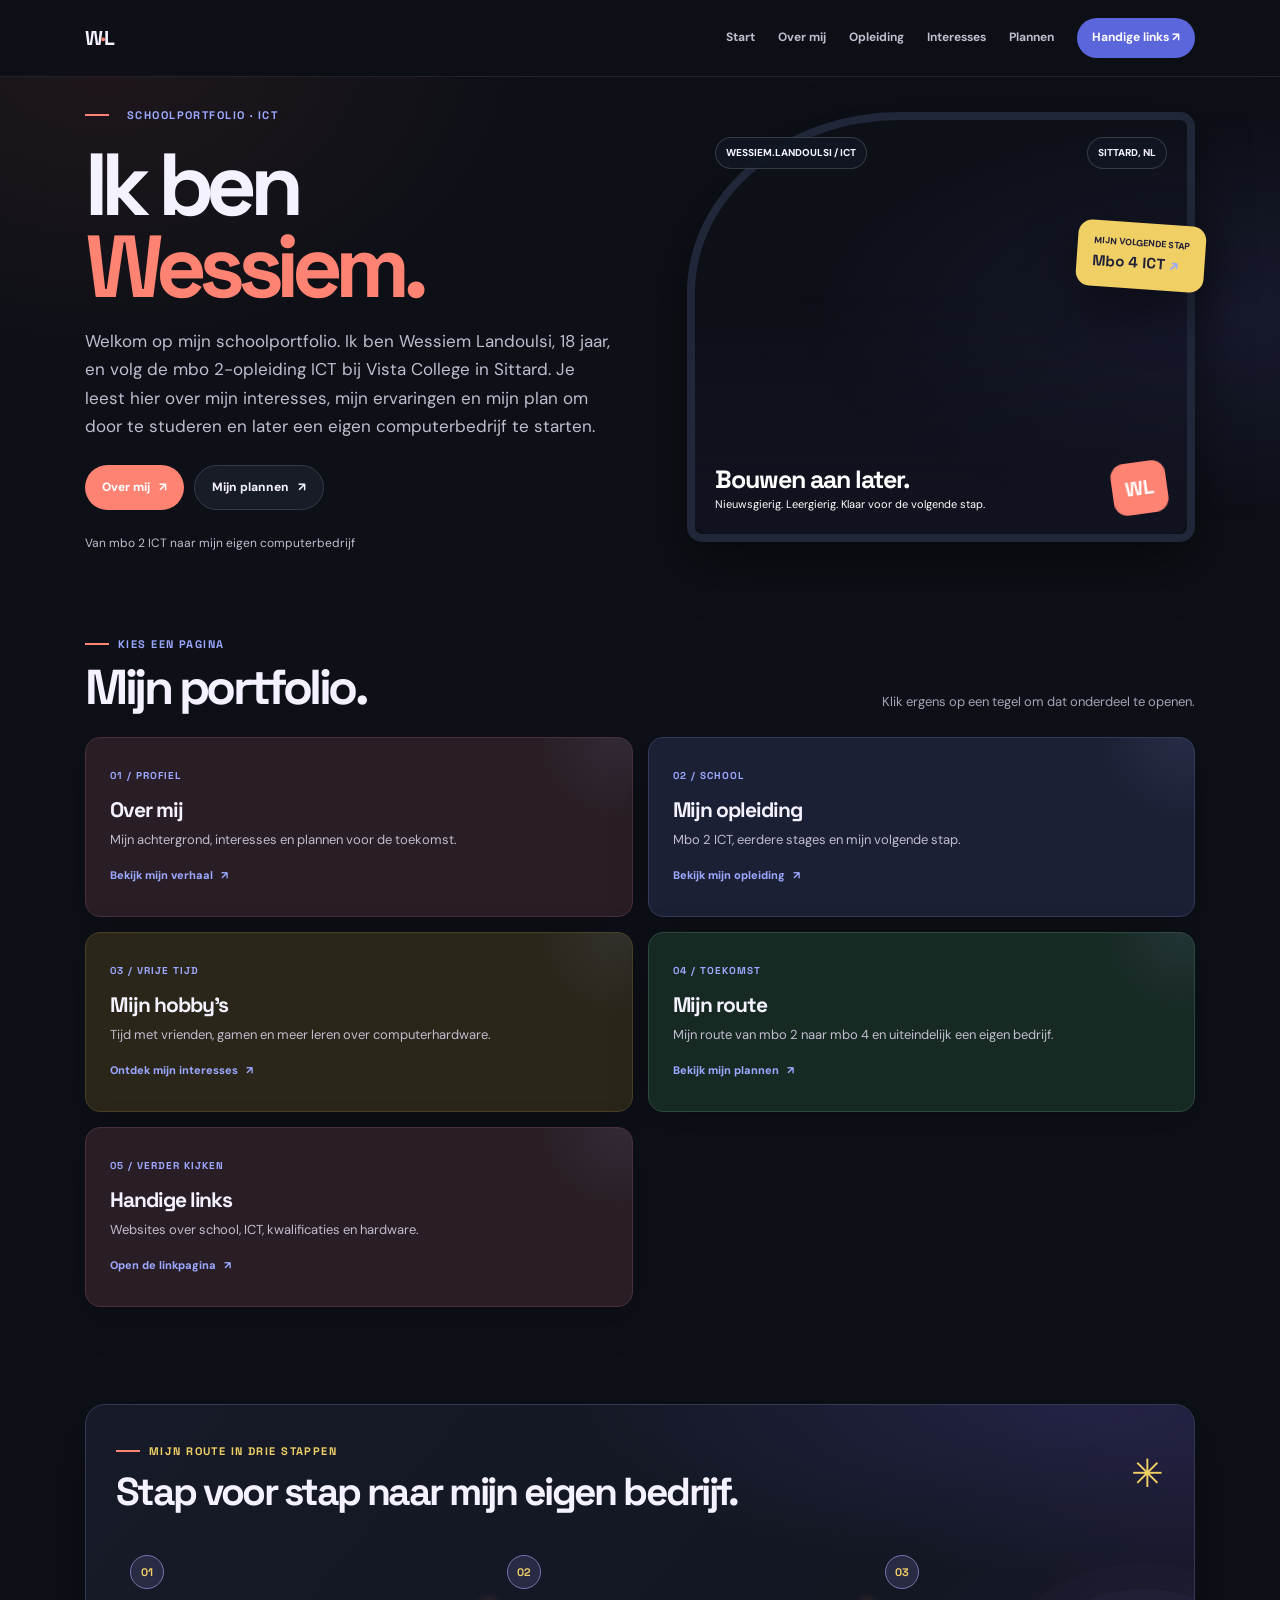
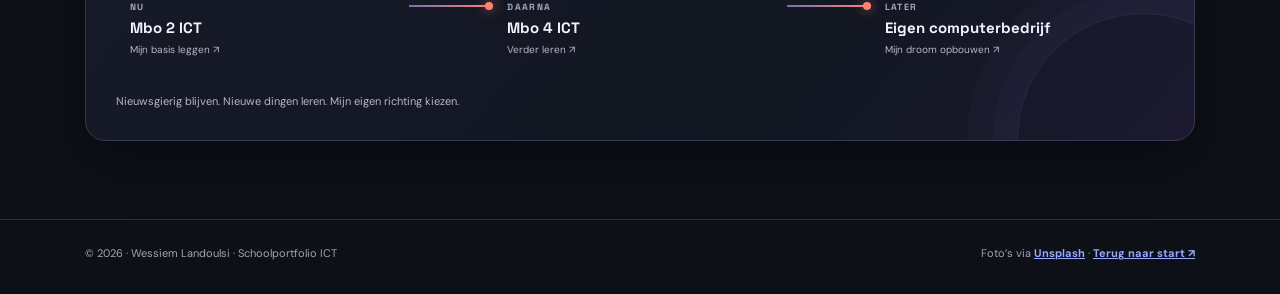
<file: outputs/index.html>
<!doctype html><html lang="nl"><head><meta charset="utf-8"><meta name="viewport" content="width=device-width, initial-scale=1"><meta name="theme-color" content="#0b0e13"><meta name="description" content="Schoolportfolio van Wessiem Landoulsi, mbo 2 ICT student bij Vista College in Sittard."><title>Start · Wessiem Landoulsi</title><link rel="stylesheet" href="site.css"></head><body class="page-home">

<header class="topbar"><div class="container"><a class="logo" href="index.html">W<span>·</span>L</a><nav class="links" aria-label="Hoofdnavigatie"><a href="index.html">Start</a><a href="over.html">Over mij</a><a href="opleiding.html">Opleiding</a><a href="hobbies.html">Interesses</a><a href="plannen.html">Plannen</a><a class="nav-cta" href="links.html">Handige links ↗</a></nav></div></header>
<main class="container"><section class="hero" style="min-height:auto;padding-top:22px"><div><span class="kicker"><i class="dot"></i> SCHOOLPORTFOLIO · ICT</span><h1>Ik ben<br><span class="gradient">Wessiem.</span></h1><p class="lead">Welkom op mijn schoolportfolio. Ik ben Wessiem Landoulsi, 18 jaar, en volg de mbo 2-opleiding ICT bij Vista College in Sittard. Je leest hier over mijn interesses, mijn ervaringen en mijn plan om door te studeren en later een eigen computerbedrijf te starten.</p><div class="actions"><a class="btn primary" href="over.html">Over mij <span>↗</span></a><a class="btn secondary" href="plannen.html">Mijn plannen <span>↗</span></a></div><div class="hero-note">Van mbo 2 ICT naar mijn eigen computerbedrijf</div></div><div class="hero-art" role="img" aria-label="Gamingcomputer met kleurrijke verlichting"><div class="art-top"><span class="tag">WESSIEM.LANDOULSI / ICT</span><span class="tag">SITTARD, NL</span></div><div class="float-card"><small>Mijn volgende stap</small><b>Mbo 4 ICT <span style="color:var(--blue)">↗</span></b></div><div class="art-bottom"><div><div class="art-title">Bouwen aan later.</div><div class="art-sub">Nieuwsgierig. Leergierig. Klaar voor de volgende stap.</div></div><div class="visual-mark">WL</div></div></div></section>
<section class="section" style="padding-top:10px"><div class="section-head"><div><span class="kicker">KIES EEN PAGINA</span><h2>Mijn portfolio.</h2></div><p>Klik ergens op een tegel om dat onderdeel te openen.</p></div><div class="page-grid"><a class="page-card page-link" href="over.html"><small>01 / PROFIEL</small><h3>Over mij</h3><p>Mijn achtergrond, interesses en plannen voor de toekomst.</p><span class="card-action">Bekijk mijn verhaal <span aria-hidden="true">↗</span></span></a><a class="page-card page-link" href="opleiding.html"><small>02 / SCHOOL</small><h3>Mijn opleiding</h3><p>Mbo 2 ICT, eerdere stages en mijn volgende stap.</p><span class="card-action">Bekijk mijn opleiding <span aria-hidden="true">↗</span></span></a><a class="page-card page-link" href="hobbies.html"><small>03 / VRIJE TIJD</small><h3>Mijn hobby’s</h3><p>Tijd met vrienden, gamen en meer leren over computerhardware.</p><span class="card-action">Ontdek mijn interesses <span aria-hidden="true">↗</span></span></a><a class="page-card page-link" href="plannen.html"><small>04 / TOEKOMST</small><h3>Mijn route</h3><p>Mijn route van mbo 2 naar mbo 4 en uiteindelijk een eigen bedrijf.</p><span class="card-action">Bekijk mijn plannen <span aria-hidden="true">↗</span></span></a><a class="page-card page-link" href="links.html"><small>05 / VERDER KIJKEN</small><h3>Handige links</h3><p>Websites over school, ICT, kwalificaties en hardware.</p><span class="card-action">Open de linkpagina <span aria-hidden="true">↗</span></span></a></div></section><section class="journey-panel"><div class="journey-heading"><div><span class="kicker">MIJN ROUTE IN DRIE STAPPEN</span><h2>Stap voor stap naar mijn eigen bedrijf.</h2></div><span class="journey-spark" aria-hidden="true">✳</span></div><div class="journey-track"><a class="journey-step" href="opleiding.html"><span class="journey-dot">01</span><small>NU</small><strong>Mbo 2 ICT</strong><em>Mijn basis leggen ↗</em></a><span class="journey-connector" aria-hidden="true"></span><a class="journey-step" href="opleiding.html"><span class="journey-dot">02</span><small>DAARNA</small><strong>Mbo 4 ICT</strong><em>Verder leren ↗</em></a><span class="journey-connector" aria-hidden="true"></span><a class="journey-step" href="plannen.html"><span class="journey-dot">03</span><small>LATER</small><strong>Eigen computerbedrijf</strong><em>Mijn droom opbouwen ↗</em></a></div><p class="journey-note">Nieuwsgierig blijven. Nieuwe dingen leren. Mijn eigen richting kiezen.</p></section></main><footer><div class="container foot"><span>© 2026 · Wessiem Landoulsi · Schoolportfolio ICT</span><span>Foto’s via <a href="https://unsplash.com/" target="_blank" rel="noreferrer">Unsplash</a> · <a href="index.html">Terug naar start ↗</a></span></div></footer></body></html>
</file>
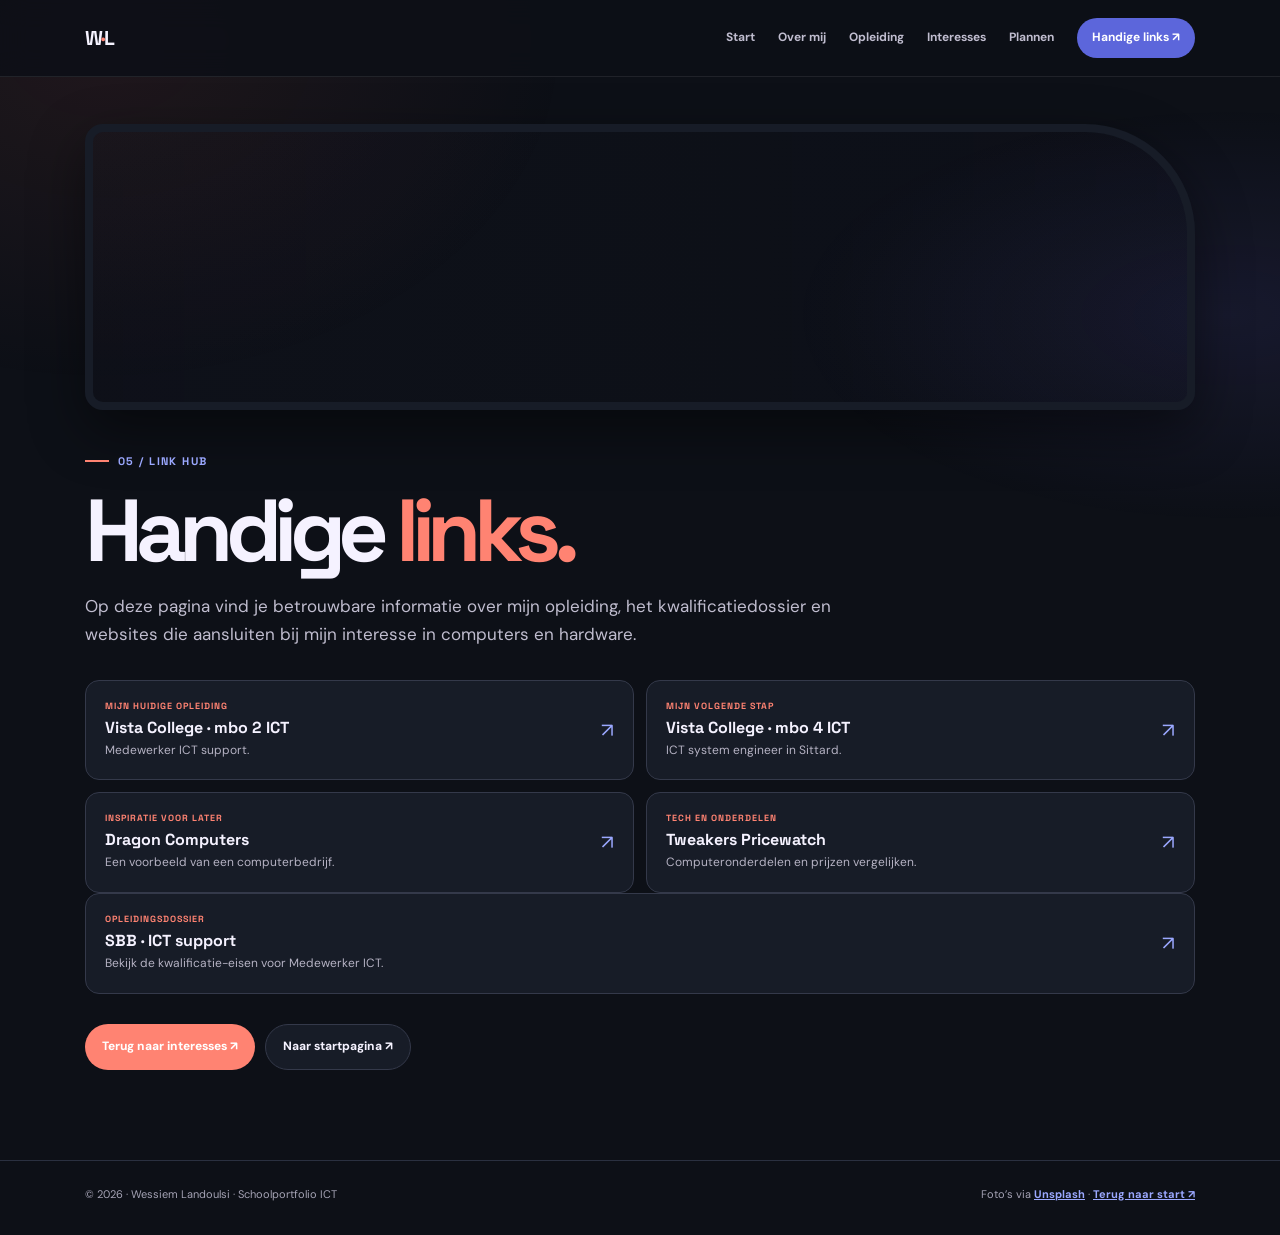
<file: outputs/links.html>
<!doctype html><html lang="nl"><head><meta charset="utf-8"><meta name="viewport" content="width=device-width, initial-scale=1"><meta name="theme-color" content="#0b0e13"><meta name="description" content="Schoolportfolio van Wessiem Landoulsi, mbo 2 ICT student bij Vista College in Sittard."><title>Handige links · Wessiem Landoulsi</title><link rel="stylesheet" href="site.css"></head><body class="page-links">

<header class="topbar"><div class="container"><a class="logo" href="index.html">W<span>·</span>L</a><nav class="links" aria-label="Hoofdnavigatie"><a href="index.html">Start</a><a href="over.html">Over mij</a><a href="opleiding.html">Opleiding</a><a href="hobbies.html">Interesses</a><a href="plannen.html">Plannen</a><a class="nav-cta" href="links.html">Handige links ↗</a></nav></div></header>
<main class="container"><div class="page-content"><span class="kicker">05 / LINK HUB</span><h1>Handige <span class="gradient">links.</span></h1><p class="page-intro">Op deze pagina vind je betrouwbare informatie over mijn opleiding, het kwalificatiedossier en websites die aansluiten bij mijn interesse in computers en hardware.</p><div class="resource-grid"><a class="resource-link" href="https://vistacollege.nl/opleiding/medewerker-ict" target="_blank" rel="noreferrer"><span><small>MIJN HUIDIGE OPLEIDING</small><b>Vista College · mbo 2 ICT</b><p>Medewerker ICT support.</p></span><span class="arrow">↗</span></a><a class="resource-link" href="https://vistacollege.nl/opleiding/ict-system-engineer" target="_blank" rel="noreferrer"><span><small>MIJN VOLGENDE STAP</small><b>Vista College · mbo 4 ICT</b><p>ICT system engineer in Sittard.</p></span><span class="arrow">↗</span></a><a class="resource-link" href="https://www.dragoncomputers.eu/" target="_blank" rel="noreferrer"><span><small>INSPIRATIE VOOR LATER</small><b>Dragon Computers</b><p>Een voorbeeld van een computerbedrijf.</p></span><span class="arrow">↗</span></a><a class="resource-link" href="https://tweakers.net/pricewatch/" target="_blank" rel="noreferrer"><span><small>TECH EN ONDERDELEN</small><b>Tweakers Pricewatch</b><p>Computeronderdelen en prijzen vergelijken.</p></span><span class="arrow">↗</span></a></div><a class="resource-link" href="https://kwalificatie-mijn.s-bb.nl/Details/DownloadDocument/1749292" target="_blank" rel="noreferrer"><span><small>OPLEIDINGSDOSSIER</small><b>SBB · ICT support</b><p>Bekijk de kwalificatie-eisen voor Medewerker ICT.</p></span><span class="arrow">↗</span></a><div class="page-footer-nav"><a class="btn primary" href="hobbies.html">Terug naar interesses ↗</a><a class="btn secondary" href="index.html">Naar startpagina ↗</a></div></div></main><footer><div class="container foot"><span>© 2026 · Wessiem Landoulsi · Schoolportfolio ICT</span><span>Foto’s via <a href="https://unsplash.com/" target="_blank" rel="noreferrer">Unsplash</a> · <a href="index.html">Terug naar start ↗</a></span></div></footer></body></html>
</file>
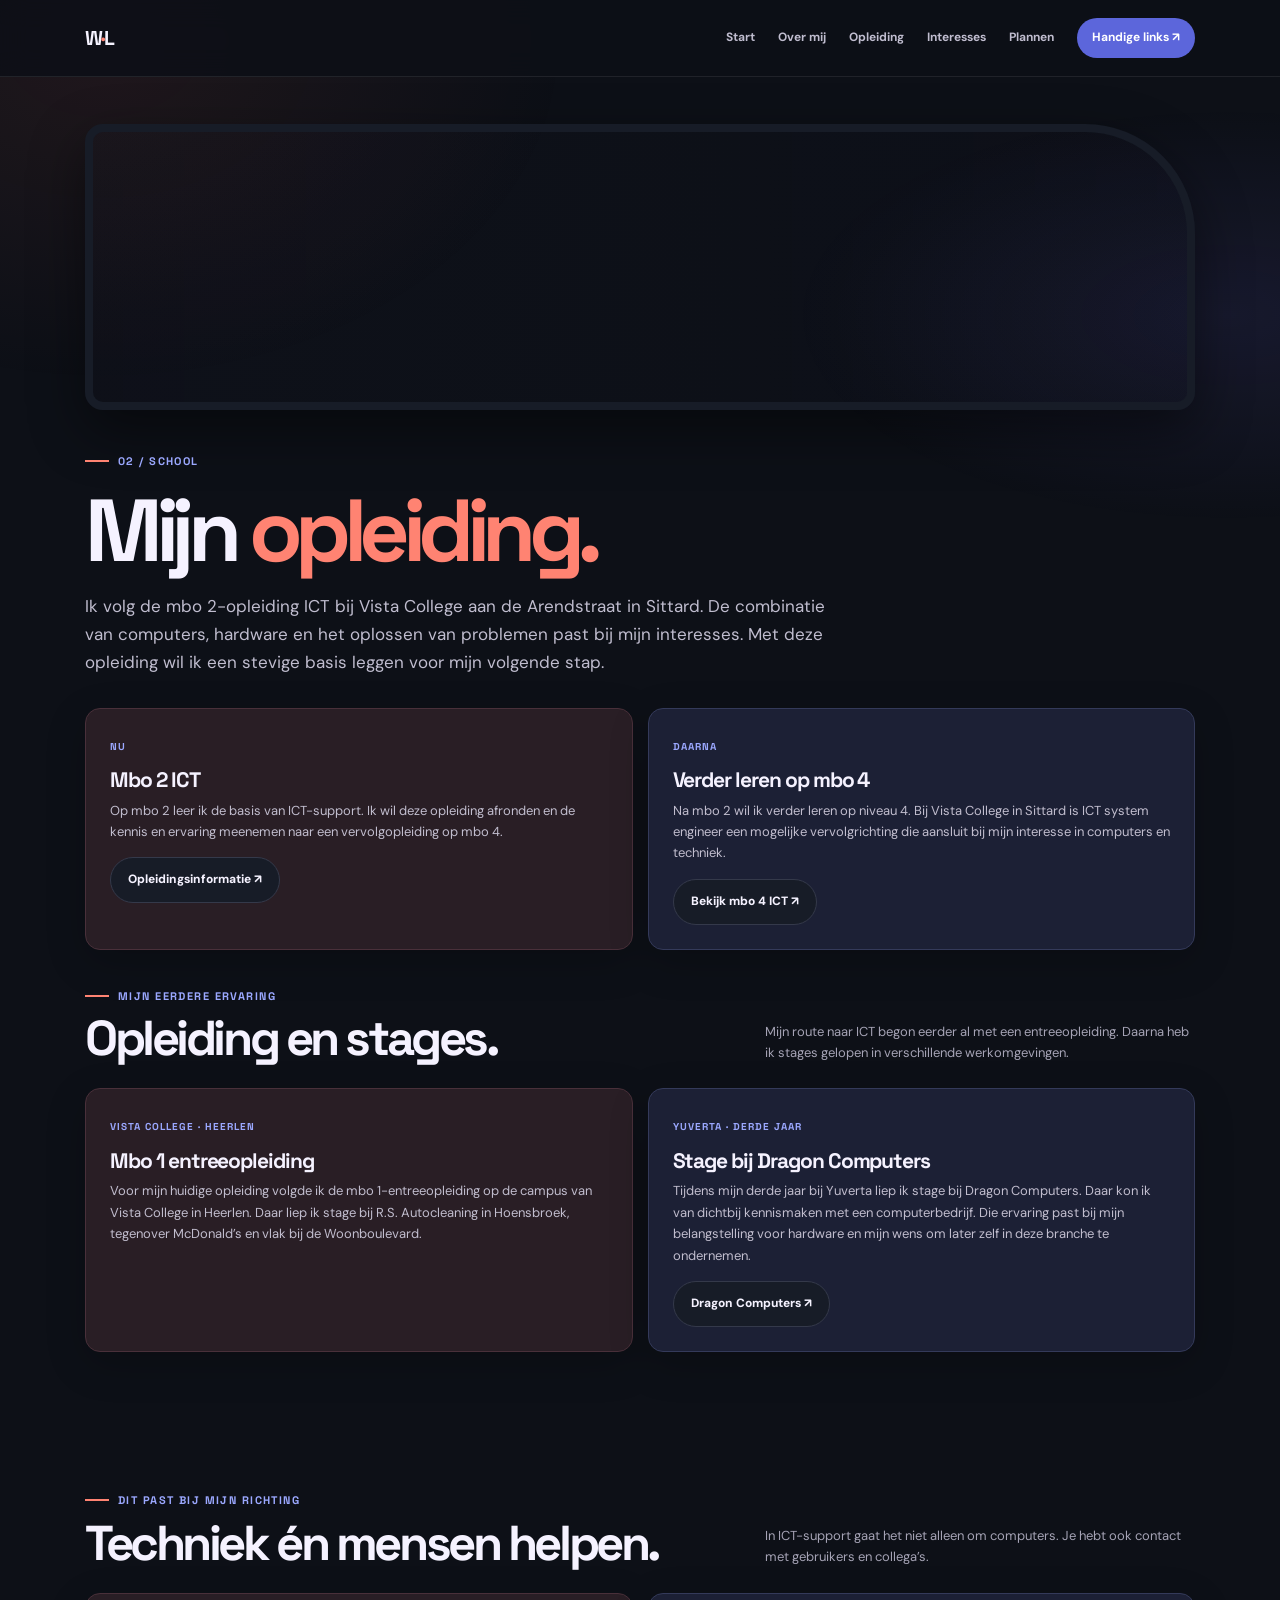
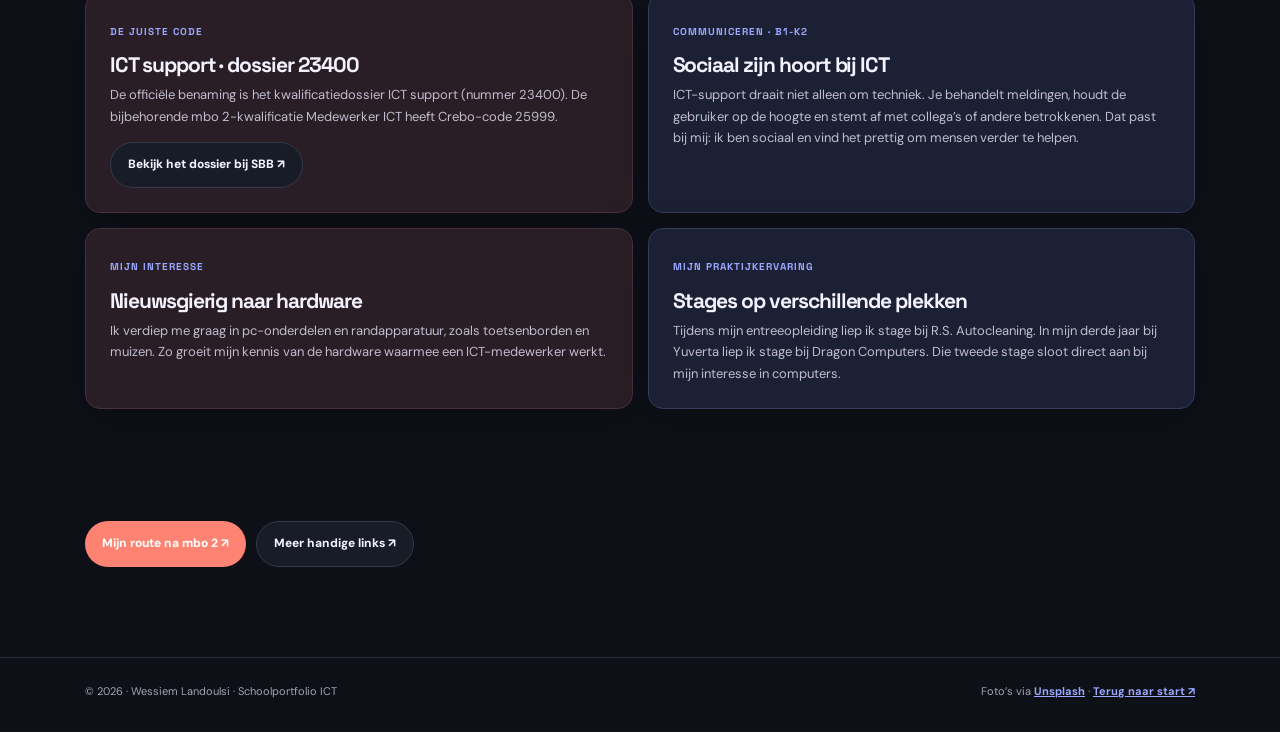
<file: outputs/opleiding.html>
<!doctype html><html lang="nl"><head><meta charset="utf-8"><meta name="viewport" content="width=device-width, initial-scale=1"><meta name="theme-color" content="#0b0e13"><meta name="description" content="Schoolportfolio van Wessiem Landoulsi, mbo 2 ICT student bij Vista College in Sittard."><title>Opleiding · Wessiem Landoulsi</title><link rel="stylesheet" href="site.css"></head><body class="page-school">

<header class="topbar"><div class="container"><a class="logo" href="index.html">W<span>·</span>L</a><nav class="links" aria-label="Hoofdnavigatie"><a href="index.html">Start</a><a href="over.html">Over mij</a><a href="opleiding.html">Opleiding</a><a href="hobbies.html">Interesses</a><a href="plannen.html">Plannen</a><a class="nav-cta" href="links.html">Handige links ↗</a></nav></div></header>
<main class="container"><div class="page-content"><span class="kicker">02 / SCHOOL</span><h1>Mijn <span class="gradient">opleiding.</span></h1><p class="page-intro">Ik volg de mbo 2-opleiding ICT bij Vista College aan de Arendstraat in Sittard. De combinatie van computers, hardware en het oplossen van problemen past bij mijn interesses. Met deze opleiding wil ik een stevige basis leggen voor mijn volgende stap.</p><div class="page-grid"><article class="page-card"><small>NU</small><h3>Mbo 2 ICT</h3><p>Op mbo 2 leer ik de basis van ICT-support. Ik wil deze opleiding afronden en de kennis en ervaring meenemen naar een vervolgopleiding op mbo 4.</p><a class="btn secondary" href="https://vistacollege.nl/opleiding/medewerker-ict" target="_blank" rel="noreferrer">Opleidingsinformatie ↗</a></article><article class="page-card"><small>DAARNA</small><h3>Verder leren op mbo 4</h3><p>Na mbo 2 wil ik verder leren op niveau 4. Bij Vista College in Sittard is ICT system engineer een mogelijke vervolgrichting die aansluit bij mijn interesse in computers en techniek.</p><a class="btn secondary" href="https://vistacollege.nl/opleiding/ict-system-engineer" target="_blank" rel="noreferrer">Bekijk mbo 4 ICT ↗</a></article></div><section class="section" style="padding-top:30px"><div class="section-head"><div><span class="kicker">MIJN EERDERE ERVARING</span><h2>Opleiding en stages.</h2></div><p>Mijn route naar ICT begon eerder al met een entreeopleiding. Daarna heb ik stages gelopen in verschillende werkomgevingen.</p></div><div class="page-grid"><article class="page-card"><small>VISTA COLLEGE · HEERLEN</small><h3>Mbo 1 entreeopleiding</h3><p>Voor mijn huidige opleiding volgde ik de mbo 1-entreeopleiding op de campus van Vista College in Heerlen. Daar liep ik stage bij R.S. Autocleaning in Hoensbroek, tegenover McDonald’s en vlak bij de Woonboulevard.</p></article><article class="page-card"><small>YUVERTA · DERDE JAAR</small><h3>Stage bij Dragon Computers</h3><p>Tijdens mijn derde jaar bij Yuverta liep ik stage bij Dragon Computers. Daar kon ik van dichtbij kennismaken met een computerbedrijf. Die ervaring past bij mijn belangstelling voor hardware en mijn wens om later zelf in deze branche te ondernemen.</p><a class="btn secondary" href="https://www.dragoncomputers.eu/" target="_blank" rel="noreferrer">Dragon Computers ↗</a></article></div></section><section class="section"><div class="section-head"><div><span class="kicker">DIT PAST BIJ MIJN RICHTING</span><h2>Techniek én mensen helpen.</h2></div><p>In ICT-support gaat het niet alleen om computers. Je hebt ook contact met gebruikers en collega’s.</p></div><div class="page-grid"><article class="page-card"><small>DE JUISTE CODE</small><h3>ICT support · dossier 23400</h3><p>De officiële benaming is het kwalificatiedossier ICT support (nummer 23400). De bijbehorende mbo 2-kwalificatie Medewerker ICT heeft Crebo-code 25999.</p><a class="btn secondary" href="https://kwalificatie-mijn.s-bb.nl/Details/DownloadDocument/1749292" target="_blank" rel="noreferrer">Bekijk het dossier bij SBB ↗</a></article><article class="page-card"><small>COMMUNICEREN · B1-K2</small><h3>Sociaal zijn hoort bij ICT</h3><p>ICT-support draait niet alleen om techniek. Je behandelt meldingen, houdt de gebruiker op de hoogte en stemt af met collega’s of andere betrokkenen. Dat past bij mij: ik ben sociaal en vind het prettig om mensen verder te helpen.</p></article></div><div class="page-grid" style="margin-top:15px"><article class="page-card"><small>MIJN INTERESSE</small><h3>Nieuwsgierig naar hardware</h3><p>Ik verdiep me graag in pc-onderdelen en randapparatuur, zoals toetsenborden en muizen. Zo groeit mijn kennis van de hardware waarmee een ICT-medewerker werkt.</p></article><article class="page-card"><small>MIJN PRAKTIJKERVARING</small><h3>Stages op verschillende plekken</h3><p>Tijdens mijn entreeopleiding liep ik stage bij R.S. Autocleaning. In mijn derde jaar bij Yuverta liep ik stage bij Dragon Computers. Die tweede stage sloot direct aan bij mijn interesse in computers.</p></article></div></section><div class="page-footer-nav"><a class="btn primary" href="plannen.html">Mijn route na mbo 2 ↗</a><a class="btn secondary" href="links.html">Meer handige links ↗</a></div></div></main><footer><div class="container foot"><span>© 2026 · Wessiem Landoulsi · Schoolportfolio ICT</span><span>Foto’s via <a href="https://unsplash.com/" target="_blank" rel="noreferrer">Unsplash</a> · <a href="index.html">Terug naar start ↗</a></span></div></footer></body></html>
</file>
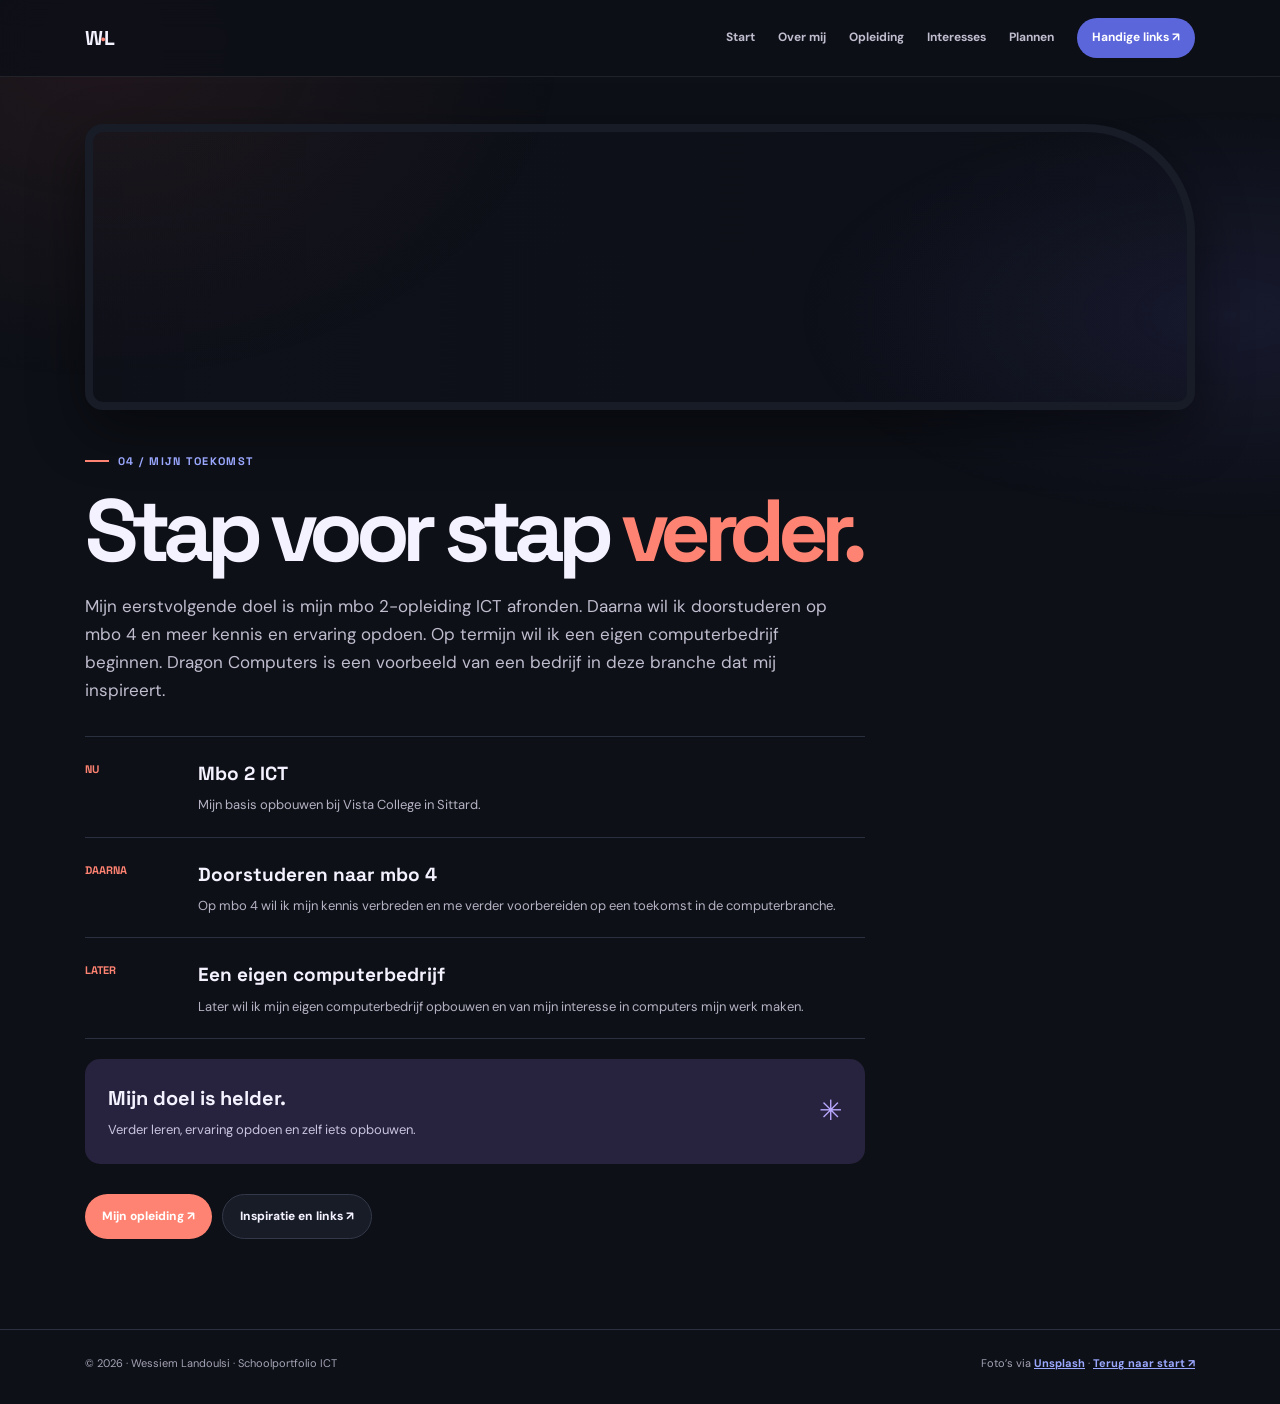
<file: outputs/plannen.html>
<!doctype html><html lang="nl"><head><meta charset="utf-8"><meta name="viewport" content="width=device-width, initial-scale=1"><meta name="theme-color" content="#0b0e13"><meta name="description" content="Schoolportfolio van Wessiem Landoulsi, mbo 2 ICT student bij Vista College in Sittard."><title>Mijn plannen · Wessiem Landoulsi</title><link rel="stylesheet" href="site.css"></head><body class="page-plans">

<header class="topbar"><div class="container"><a class="logo" href="index.html">W<span>·</span>L</a><nav class="links" aria-label="Hoofdnavigatie"><a href="index.html">Start</a><a href="over.html">Over mij</a><a href="opleiding.html">Opleiding</a><a href="hobbies.html">Interesses</a><a href="plannen.html">Plannen</a><a class="nav-cta" href="links.html">Handige links ↗</a></nav></div></header>
<main class="container"><div class="page-content"><span class="kicker">04 / MIJN TOEKOMST</span><h1>Stap voor stap <span class="gradient">verder.</span></h1><p class="page-intro">Mijn eerstvolgende doel is mijn mbo 2-opleiding ICT afronden. Daarna wil ik doorstuderen op mbo 4 en meer kennis en ervaring opdoen. Op termijn wil ik een eigen computerbedrijf beginnen. Dragon Computers is een voorbeeld van een bedrijf in deze branche dat mij inspireert.</p><div class="timeline"><article class="step"><div class="step-label">NU</div><div><h3>Mbo 2 ICT</h3><p>Mijn basis opbouwen bij Vista College in Sittard.</p></div></article><article class="step"><div class="step-label">DAARNA</div><div><h3>Doorstuderen naar mbo 4</h3><p>Op mbo 4 wil ik mijn kennis verbreden en me verder voorbereiden op een toekomst in de computerbranche.</p></div></article><article class="step"><div class="step-label">LATER</div><div><h3>Een eigen computerbedrijf</h3><p>Later wil ik mijn eigen computerbedrijf opbouwen en van mijn interesse in computers mijn werk maken.</p></div></article></div><div class="dream"><div><h3>Mijn doel is helder.</h3><p>Verder leren, ervaring opdoen en zelf iets opbouwen.</p></div><span class="spark" aria-hidden="true">✳</span></div><div class="page-footer-nav"><a class="btn primary" href="opleiding.html">Mijn opleiding ↗</a><a class="btn secondary" href="links.html">Inspiratie en links ↗</a></div></div></main><footer><div class="container foot"><span>© 2026 · Wessiem Landoulsi · Schoolportfolio ICT</span><span>Foto’s via <a href="https://unsplash.com/" target="_blank" rel="noreferrer">Unsplash</a> · <a href="index.html">Terug naar start ↗</a></span></div></footer></body></html>
</file>
<file: outputs/site.css>
@import url('https://fonts.googleapis.com/css2?family=DM+Sans:wght@400;500;600;700;800&family=Space+Grotesk:wght@400;500;600;700&display=swap');
:root{--paper:#fbf8f2;--ink:#242139;--muted:#706d7f;--line:#e9e1d9;--white:#fffefa;--coral:#f26d5b;--blue:#5067e8;--yellow:#f2c94c;--mint:#88c9b5;--lav:#d8d0ff;--max:1110px;--shadow:0 18px 55px #312b4612}*{box-sizing:border-box}html{scroll-behavior:smooth;scroll-padding-top:90px}body{margin:0;background:var(--paper);color:var(--ink);font:15px/1.65 'DM Sans',sans-serif}body:before{content:"";position:fixed;inset:0;z-index:-1;pointer-events:none;background:radial-gradient(ellipse at 8% 5%,#ffcfbf55,transparent 28%),radial-gradient(ellipse at 96% 35%,#dbd5ff66,transparent 25%)}a{color:inherit}.container{width:min(var(--max),calc(100% - 48px));margin-inline:auto}.side-interface{display:none!important}.topbar{position:sticky;top:0;z-index:10;background:#fbf8f2ef;backdrop-filter:blur(14px);border-bottom:1px solid #e9e1d9aa}.nav-inner,.topbar>.container{height:76px;display:flex;align-items:center;justify-content:space-between;gap:24px}.logo{font:700 20px 'Space Grotesk',sans-serif;text-decoration:none;letter-spacing:-.08em}.logo span{color:var(--coral)}.links{display:flex;align-items:center;gap:23px}.links a{font-size:12px;font-weight:700;color:#615d70;text-decoration:none;white-space:nowrap}.links a:hover,.links a.active{color:var(--blue)}.links .nav-cta{color:white;background:var(--blue);padding:10px 15px;border-radius:999px}.menu{display:none!important}.hero{display:grid;grid-template-columns:1fr .93fr;gap:55px;align-items:center;padding:76px 0 64px}.kicker,.eyebrow{display:inline-flex;align-items:center;gap:9px;color:var(--blue);font:700 11px 'Space Grotesk',sans-serif;letter-spacing:.13em;text-transform:uppercase}.kicker:before,.eyebrow:before{content:"";width:24px;height:2px;background:var(--coral)}h1,h2,h3{font-family:'Space Grotesk',sans-serif}h1{font-size:clamp(55px,7vw,88px);line-height:.93;letter-spacing:-.085em;margin:20px 0}.gradient{color:var(--coral)}.lead{max-width:530px;color:#676378;font-size:17px}.actions{display:flex;gap:10px;flex-wrap:wrap;margin-top:25px}.btn{display:inline-flex;align-items:center;gap:9px;text-decoration:none;padding:12px 17px;border-radius:999px;font-size:12px;font-weight:800;transition:transform .18s,box-shadow .18s}.btn:hover{transform:translateY(-2px);box-shadow:0 8px 20px #35304a1c}.primary{background:var(--coral);color:white}.secondary{background:var(--white);border:1px solid var(--line);color:var(--ink)}.hero-note{margin-top:24px;color:var(--muted);font-size:12px}.hero-art{min-height:430px;border-radius:42% 15px 15px 15px;background:url('https://images.unsplash.com/photo-1636489953081-c4ebbd50fa3a?auto=format&fit=crop&w=1300&q=85') center/cover;position:relative;box-shadow:var(--shadow);border:8px solid var(--white)}.hero-art:after{content:"";position:absolute;inset:0;border-radius:inherit;background:linear-gradient(0deg,#17162a88,transparent 58%)}.art-top,.art-bottom{position:absolute;left:20px;right:20px;z-index:1;display:flex;justify-content:space-between}.art-top{top:17px}.art-bottom{bottom:20px;align-items:end;color:white}.tag{font-size:10px;border-radius:999px;background:#ffffffdb;color:var(--ink);padding:7px 10px;font-weight:800}.float-card{position:absolute;z-index:2;right:-18px;top:25%;background:var(--yellow);padding:13px 16px;border-radius:14px;box-shadow:var(--shadow);transform:rotate(4deg)}.float-card small{display:block;font-size:9px;text-transform:uppercase;font-weight:800}.float-card b{font:700 15px 'Space Grotesk',sans-serif}.art-title{font:700 25px 'Space Grotesk',sans-serif;letter-spacing:-.04em}.art-sub{font-size:11px}.visual-mark{background:var(--coral);color:white;border-radius:14px;padding:13px;font:800 20px 'Space Grotesk',sans-serif;transform:rotate(-8deg)}.section{padding:50px 0 82px}.section-head{display:flex;align-items:end;justify-content:space-between;gap:25px;margin-bottom:25px}.section-head h2{font-size:clamp(34px,4vw,49px);line-height:1;letter-spacing:-.07em;margin:10px 0 0}.section-head p{max-width:430px;color:var(--muted);margin:0;font-size:13px}.page-grid{display:grid;grid-template-columns:repeat(2,1fr);gap:15px}.page-card{min-height:180px;padding:24px;border-radius:15px;background:var(--white);border:1px solid var(--line);box-shadow:0 12px 40px #332b3f08;transition:transform .2s,box-shadow .2s}.page-card:hover{transform:translateY(-3px);box-shadow:var(--shadow)}.page-card:nth-child(4n+1){background:#ffd9ce;border-color:#ffd9ce}.page-card:nth-child(4n+2){background:#e8e4ff;border-color:#e8e4ff}.page-card:nth-child(4n+3){background:#fff0bd;border-color:#fff0bd}.page-card:nth-child(4n){background:#dff1e9;border-color:#dff1e9}.page-card small{font:700 10px 'Space Grotesk',sans-serif;letter-spacing:.1em;text-transform:uppercase;color:var(--blue)}.page-card h3{font-size:21px;line-height:1.1;letter-spacing:-.05em;margin:11px 0 8px}.page-card p{font-size:13px;color:#615d70;margin:0}.page-card .btn{margin-top:15px}.page-content{padding:47px 0 90px}.page-content:before{content:"";display:block;height:270px;margin:0 0 35px;border:8px solid var(--white);border-radius:18px 110px 18px 18px;box-shadow:var(--shadow);background-position:center;background-size:cover}.page-about .page-content:before{background-image:linear-gradient(90deg,#29203922,#29203910),url('https://images.unsplash.com/photo-1702599061297-d58bb9bd81dc?auto=format&fit=crop&w=1500&q=85')}.page-school .page-content:before{background-image:linear-gradient(90deg,#16162822,#16162810),url('https://images.unsplash.com/photo-1636489951222-2af65c1d9ae3?auto=format&fit=crop&w=1500&q=85')}.page-hobbies .page-content:before{background-image:linear-gradient(90deg,#16162822,#16162810),url('https://images.unsplash.com/photo-1636489953081-c4ebbd50fa3a?auto=format&fit=crop&w=1500&q=85')}.page-plans .page-content:before{background-image:linear-gradient(90deg,#16162822,#16162810),url('https://images.unsplash.com/photo-1636489951222-2af65c1d9ae3?auto=format&fit=crop&w=1500&q=85')}.page-links .page-content:before{background-image:linear-gradient(90deg,#16162822,#16162810),url('https://images.unsplash.com/photo-1696710257827-75e2e5954059?auto=format&fit=crop&w=1500&q=85')}.page-content h1{max-width:850px}.page-intro{max-width:760px;margin:17px 0 32px;color:#676378;font-size:17px}.page-footer-nav{display:flex;gap:10px;flex-wrap:wrap;margin-top:30px}.resource-grid{display:grid;grid-template-columns:repeat(2,1fr);gap:12px}.resource-link{display:flex;justify-content:space-between;gap:18px;align-items:center;text-decoration:none;border:1px solid var(--line);background:var(--white);padding:19px;border-radius:14px;transition:transform .18s,border-color .18s}.resource-link:hover{transform:translateY(-3px);border-color:var(--blue)}.resource-link small{display:block;color:var(--coral);font:700 9px 'Space Grotesk',sans-serif;letter-spacing:.11em;text-transform:uppercase}.resource-link b{display:block;margin-top:5px;font:700 16px 'Space Grotesk',sans-serif}.resource-link p{margin:3px 0 0;color:var(--muted);font-size:12px}.resource-link .arrow{color:var(--blue);font-size:20px}.timeline{border-top:1px solid var(--line);max-width:780px}.step{display:grid;grid-template-columns:100px 1fr;gap:13px;padding:21px 0;border-bottom:1px solid var(--line)}.step-label{font:700 11px 'Space Grotesk',sans-serif;color:var(--coral);padding-top:4px}.step h3{font-size:19px;margin:0 0 5px}.step p{font-size:13px;color:var(--muted);margin:0}.dream{margin-top:20px;max-width:780px;border-radius:15px;background:#e6dfff;padding:23px;display:flex;align-items:center;justify-content:space-between}.dream h3{margin:0;font-size:20px}.dream p{margin:4px 0 0;color:#625c78;font-size:13px}.dream .spark{font-size:28px;color:var(--blue)}.photo-grid{display:grid;grid-template-columns:1.1fr .9fr .9fr;gap:12px;margin:25px 0}.photo-card{height:255px;position:relative;border-radius:15px;overflow:hidden;background:#ddd;box-shadow:var(--shadow);margin:0}.photo-card img{width:100%;height:100%;object-fit:cover;display:block;transition:transform .35s}.photo-card:hover img{transform:scale(1.04)}.photo-card:after{content:"";position:absolute;inset:45% 0 0;background:linear-gradient(transparent,#17162a99)}.photo-card figcaption{position:absolute;bottom:13px;left:15px;color:white;z-index:1;font:700 12px 'Space Grotesk',sans-serif}.footer{border-top:1px solid var(--line);padding:24px 0 32px;color:var(--muted);font-size:11px}.footer-inner{display:flex;align-items:center;justify-content:space-between;gap:15px}.footer a{color:var(--blue);font-weight:700}
@media(max-width:800px){.container{width:calc(100% - 36px)}.hero{grid-template-columns:1fr;gap:32px;padding:53px 0}.hero-art{min-height:350px}.section{padding-bottom:60px}.page-content:before{height:230px}}
@media(max-width:560px){.topbar>.container{height:68px;gap:12px}.links{gap:13px;overflow:auto;max-width:calc(100vw - 90px);scrollbar-width:none}.links::-webkit-scrollbar{display:none}.links a{font-size:10px}.links .nav-cta{display:none}.container{width:calc(100% - 30px)}.hero{padding:42px 0}.hero h1{font-size:60px}.lead,.page-intro{font-size:15px}.hero-art{min-height:285px;border-radius:34% 14px 14px 14px}.float-card{right:-5px}.section-head{display:block}.section-head p{margin-top:13px}.page-grid,.resource-grid{grid-template-columns:1fr}.page-content{padding:30px 0 65px}.page-content:before{height:190px;border-radius:15px 65px 15px 15px;margin-bottom:28px}.photo-grid{grid-template-columns:1fr}.photo-card{height:230px}.step{grid-template-columns:73px 1fr}.footer-inner{align-items:flex-start;flex-direction:column}}
@media(prefers-reduced-motion:reduce){html{scroll-behavior:auto}*,*:before,*:after{transition:none!important}}

footer{border-top:1px solid var(--line);padding:24px 0 32px;color:var(--muted);font-size:11px}.foot{display:flex;justify-content:space-between;align-items:center;gap:15px}.foot a{color:var(--blue);font-weight:700}@media(max-width:560px){.foot{align-items:flex-start;flex-direction:column}}
footer{border-top:1px solid var(--line);padding:24px 0 32px;color:var(--muted);font-size:11px}.foot{display:flex;justify-content:space-between;align-items:center;gap:15px}.foot a{color:var(--blue);font-weight:700}@media(max-width:560px){.foot{align-items:flex-start;flex-direction:column}}
/* Donkere kleurvariant */
:root{--paper:#0d1017;--ink:#f5f2ff;--muted:#a5a3b5;--line:#2a3040;--white:#171c27;--coral:#ff8372;--blue:#9ba8ff;--yellow:#f0cf65;--mint:#82d5b4;--lav:#b9a8ff;--shadow:0 20px 55px #0007}
body{background-color:var(--paper);color:var(--ink)}body:before{background:radial-gradient(ellipse at 8% 5%,#f26d5b15,transparent 28%),radial-gradient(ellipse at 96% 35%,#7b70ff19,transparent 25%)}
.topbar{background:#0d1017ed;border-bottom-color:#ffffff15}.links a{color:#c0bdcf}.links a:hover,.links a.active{color:var(--blue)}.links .nav-cta{background:#5c66db;color:#fff}
.lead,.page-intro{color:#c0bdcf}.hero-note{color:var(--muted)}.tag{background:#111723e8;color:#f5f2ff;border:1px solid #ffffff28}.hero-art{border-color:#202738}.float-card{color:#222139}
.page-card{background:var(--white);border-color:var(--line);box-shadow:0 12px 40px #0003}.page-card:nth-child(4n+1){background:#291e25;border-color:#49303a}.page-card:nth-child(4n+2){background:#1c2035;border-color:#343a5a}.page-card:nth-child(4n+3){background:#2a261a;border-color:#4a4026}.page-card:nth-child(4n){background:#172923;border-color:#2c493e}.page-card p{color:#c1bdce}.page-card small{color:var(--blue)}
.resource-link,.secondary{background:#171c27;color:var(--ink);border-color:#34394a}.resource-link p{color:#b5b2c3}.resource-link:hover,.secondary:hover{border-color:var(--blue)}.dream{background:#27223d}.dream p{color:#c9c3df}.dream .spark{color:var(--lav)}.step{border-color:#2a3040}.step p{color:#b5b2c3}.timeline{border-color:#2a3040}
.footer,footer{border-color:#2a3040;color:#a5a3b5}.footer a,footer a{color:var(--blue)}
/* Tegels zijn volledig klikbaar en reageren op hover en toetsenbordfocus. */
.page-link{display:block;color:inherit;text-decoration:none;position:relative;overflow:hidden;cursor:pointer;transition:transform .28s cubic-bezier(.2,.8,.2,1),box-shadow .28s,border-color .28s,filter .28s}.page-link:before{content:"";position:absolute;width:170px;height:170px;right:-72px;top:-85px;border-radius:50%;background:radial-gradient(circle,#9ba8ff20,transparent 69%);transition:transform .35s,opacity .3s;opacity:.65;pointer-events:none}.page-link:hover{transform:translateY(-8px) scale(1.015);box-shadow:0 22px 55px #0008;border-color:var(--blue);filter:brightness(1.12)}.page-link:hover:before{transform:scale(1.5);opacity:1}.page-link h3{transition:color .2s,transform .2s}.page-link:hover h3{color:var(--yellow);transform:translateX(3px)}.card-action{display:inline-flex;align-items:center;gap:8px;margin-top:16px;font-size:11px;font-weight:800;color:var(--blue)}.card-action span{display:inline-block;transition:transform .2s}.page-link:hover .card-action span{transform:translate(3px,-3px)}.page-link:focus-visible{outline:3px solid var(--yellow);outline-offset:4px}.page-card:not(.page-link){transition:transform .25s,box-shadow .25s,border-color .25s}.page-card:not(.page-link):hover{transform:translateY(-4px);box-shadow:0 18px 42px #0006;border-color:#6876e8}.resource-link{transition:transform .25s,box-shadow .25s,border-color .25s}.resource-link:hover{transform:translateY(-4px);box-shadow:0 16px 35px #0005}
@media(prefers-reduced-motion:reduce){.page-link,.page-card,.resource-link,.page-link:before,.page-link h3,.card-action span{transition:none!important}.page-link:hover,.page-card:not(.page-link):hover,.resource-link:hover{transform:none!important}.page-link:hover h3{transform:none!important}}
/* Klikbare routekaart op de startpagina */
.journey-panel{position:relative;overflow:hidden;margin:15px 0 78px;padding:30px;border-radius:20px;border:1px solid #343954;background:radial-gradient(ellipse at 90% 0%,#715be52c,transparent 36%),linear-gradient(130deg,#171a28,#121722 68%,#1c1930);box-shadow:0 20px 55px #0005}.journey-panel:after{content:"";position:absolute;right:-75px;bottom:-125px;width:250px;height:250px;border:1px solid #a9a1ff20;border-radius:50%;box-shadow:0 0 0 24px #a9a1ff08,0 0 0 50px #a9a1ff05;pointer-events:none}.journey-heading{display:flex;align-items:center;justify-content:space-between;gap:20px}.journey-heading .kicker{color:var(--yellow)}.journey-heading .kicker:before{background:var(--coral)}.journey-heading h2{max-width:630px;margin:12px 0 0;color:#f5f2ff;font-size:clamp(25px,3.5vw,39px);letter-spacing:-.065em;line-height:1.05}.journey-spark{font-size:39px;color:var(--yellow);animation:sparkFloat 3.2s ease-in-out infinite}.journey-track{display:flex;align-items:center;margin-top:28px;position:relative;z-index:1}.journey-step{flex:1;min-width:0;display:flex;flex-direction:column;align-items:flex-start;gap:5px;color:#f5f2ff;text-decoration:none;padding:13px;border:1px solid transparent;border-radius:12px;transition:transform .24s,background .24s,border-color .24s,box-shadow .24s}.journey-step:hover,.journey-step:focus-visible{transform:translateY(-5px);background:#ffffff0b;border-color:#ffffff20;box-shadow:0 12px 26px #0003}.journey-step:focus-visible{outline:2px solid var(--yellow);outline-offset:3px}.journey-dot{width:34px;height:34px;display:grid;place-items:center;border-radius:50%;background:#292b45;color:var(--yellow);font:700 11px 'Space Grotesk',sans-serif;border:1px solid #7774ac;transition:background .2s,box-shadow .2s}.journey-step:hover .journey-dot{background:#5854a3;box-shadow:0 0 0 6px #9b8cff1b,0 0 25px #9587ff66}.journey-step small{margin-top:7px;color:#a9a6c3;font:700 9px 'Space Grotesk',sans-serif;letter-spacing:.15em}.journey-step strong{font:700 15px 'Space Grotesk',sans-serif}.journey-step em{font-style:normal;font-size:10px;color:#b8b5cb}.journey-connector{height:2px;flex:0 0 8%;background:linear-gradient(90deg,#7773b4,#ff8372);position:relative}.journey-connector:after{content:"";position:absolute;right:0;top:-3px;width:8px;height:8px;border-radius:50%;background:var(--coral);box-shadow:0 0 12px #ff8372aa}.journey-note{margin:20px 0 0;color:#b8b5cb;font-size:11px;position:relative;z-index:1}.page-home .hero-note{color:#c0bdcf}
@keyframes sparkFloat{0%,100%{transform:translateY(0) rotate(-8deg)}50%{transform:translateY(-5px) rotate(8deg)}}
@media(max-width:700px){.journey-panel{padding:22px 17px;margin-bottom:55px}.journey-track{align-items:stretch;flex-direction:column;margin-top:18px}.journey-step{display:grid;grid-template-columns:39px 1fr;column-gap:10px;align-items:center;padding:10px}.journey-dot{grid-row:span 3}.journey-step small{margin:0}.journey-connector{width:2px;height:15px;flex:0 0 15px;margin-left:29px;background:linear-gradient(#7773b4,#ff8372)}.journey-connector:after{right:auto;top:auto;bottom:0;left:-3px}.journey-step strong,.journey-step em,.journey-step small{grid-column:2}}
@media(prefers-reduced-motion:reduce){.journey-spark{animation:none}.journey-step,.journey-dot{transition:none}}
</file>
